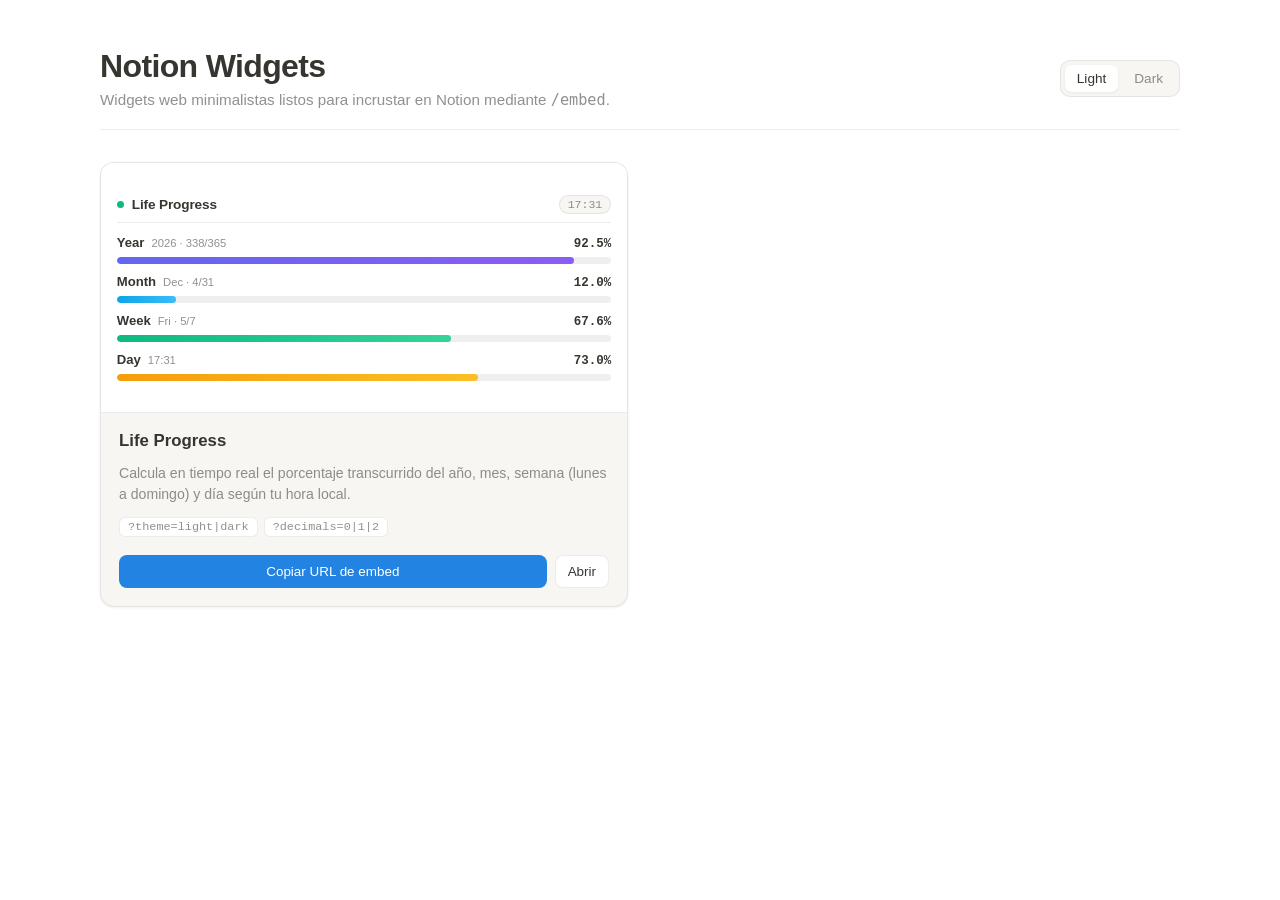
<file: index.html>
<!DOCTYPE html>
<html lang="es">
<head>
  <meta charset="UTF-8" />
  <meta name="viewport" content="width=device-width, initial-scale=1.0" />
  <title>Notion Widgets — Galería</title>
  <link rel="stylesheet" href="./shared/theme.css" />
  <script src="./shared/theme.js"></script>
  <style>
    body {
      min-height: 100vh;
      padding: clamp(20px, 4vw, 48px) clamp(16px, 4vw, 32px);
    }

    .container {
      max-width: 1080px;
      margin: 0 auto;
      display: flex;
      flex-direction: column;
      gap: 32px;
    }

    .hero {
      display: flex;
      flex-wrap: wrap;
      align-items: center;
      justify-content: space-between;
      gap: 16px;
      padding-bottom: 20px;
      border-bottom: 1px solid var(--border-color);
    }

    .hero-text h1 {
      margin: 0 0 6px;
      font-size: clamp(1.5rem, 3vw, 2rem);
      font-weight: 700;
      letter-spacing: -0.02em;
    }

    .hero-text p {
      margin: 0;
      color: var(--text-muted);
      font-size: 0.95rem;
    }

    .theme-switch {
      display: inline-flex;
      background: var(--surface-color);
      border: 1px solid var(--border-color);
      border-radius: 10px;
      padding: 4px;
      gap: 4px;
    }

    .theme-btn {
      appearance: none;
      border: 0;
      background: transparent;
      color: var(--text-muted);
      font-family: inherit;
      font-size: 0.85rem;
      font-weight: 500;
      padding: 6px 12px;
      border-radius: 7px;
      cursor: pointer;
      transition: background-color 0.15s ease, color 0.15s ease;
    }

    .theme-btn.active {
      background: var(--bg-color);
      color: var(--text-color);
      box-shadow: var(--shadow-subtle);
    }

    .gallery-grid {
      display: grid;
      grid-template-columns: repeat(auto-fill, minmax(min(100%, 360px), 1fr));
      gap: 24px;
    }

    .widget-card {
      background: var(--surface-color);
      border: 1px solid var(--border-color);
      border-radius: 14px;
      overflow: hidden;
      display: flex;
      flex-direction: column;
      box-shadow: var(--shadow-subtle);
    }

    .widget-preview {
      background: var(--bg-color);
      border-bottom: 1px solid var(--border-color);
      height: 250px;
    }

    .widget-preview iframe {
      width: 100%;
      height: 100%;
      border: 0;
      display: block;
    }

    .widget-info {
      padding: 18px;
      display: flex;
      flex-direction: column;
      gap: 12px;
      flex: 1;
    }

    .widget-info h2 {
      margin: 0;
      font-size: 1.05rem;
      font-weight: 600;
    }

    .widget-info p {
      margin: 0;
      font-size: 0.88rem;
      line-height: 1.5;
      color: var(--text-muted);
    }

    .widget-tags {
      display: flex;
      flex-wrap: wrap;
      gap: 6px;
    }

    .tag {
      font-family: var(--font-mono);
      font-size: 0.74rem;
      padding: 2px 8px;
      border-radius: 6px;
      background: var(--bg-color);
      border: 1px solid var(--border-color);
      color: var(--text-muted);
    }

    .widget-actions {
      margin-top: auto;
      display: flex;
      gap: 8px;
      padding-top: 6px;
    }

    .btn {
      appearance: none;
      border: 1px solid var(--border-color);
      background: var(--bg-color);
      color: var(--text-color);
      font-family: inherit;
      font-size: 0.84rem;
      font-weight: 500;
      padding: 8px 12px;
      border-radius: 8px;
      cursor: pointer;
      text-decoration: none;
      display: inline-flex;
      align-items: center;
      justify-content: center;
      transition: background-color 0.15s ease, border-color 0.15s ease;
    }

    .btn:hover {
      background: var(--surface-hover);
    }

    .btn-primary {
      flex: 1;
      background: var(--accent-color);
      border-color: transparent;
      color: #ffffff;
    }

    .btn-primary:hover {
      filter: brightness(1.06);
      background: var(--accent-color);
    }
  </style>
</head>
<body>
  <div class="container">
    <header class="hero">
      <div class="hero-text">
        <h1>Notion Widgets</h1>
        <p>Widgets web minimalistas listos para incrustar en Notion mediante <code>/embed</code>.</p>
      </div>
      <div class="theme-switch" role="group" aria-label="Tema de previsualización">
        <button type="button" class="theme-btn" data-theme-choice="light">Light</button>
        <button type="button" class="theme-btn" data-theme-choice="dark">Dark</button>
      </div>
    </header>

    <main class="gallery-grid" id="gallery-grid">
      <!-- Widget: life-progress -->
      <article class="widget-card" data-widget-path="./widgets/life-progress/">
        <div class="widget-preview">
          <iframe
            src="./widgets/life-progress/?theme=light"
            title="Vista previa de Life Progress"
            loading="lazy"
          ></iframe>
        </div>
        <div class="widget-info">
          <h2>Life Progress</h2>
          <p>
            Calcula en tiempo real el porcentaje transcurrido del año, mes, semana (lunes a domingo) y día según tu hora local.
          </p>
          <div class="widget-tags">
            <span class="tag">?theme=light|dark</span>
            <span class="tag">?decimals=0|1|2</span>
          </div>
          <div class="widget-actions">
            <button type="button" class="btn btn-primary copy-url-btn">Copiar URL de embed</button>
            <a class="btn open-widget-link" href="./widgets/life-progress/?theme=light" target="_blank" rel="noopener noreferrer">Abrir</a>
          </div>
        </div>
      </article>
    </main>
  </div>

  <script>
    (function () {
      let currentTheme = window.NotionTheme ? window.NotionTheme.getActiveTheme() : "light";
      const themeButtons = document.querySelectorAll("[data-theme-choice]");
      const cards = document.querySelectorAll(".widget-card");

      function syncTheme(theme) {
        currentTheme = theme;
        if (window.NotionTheme) {
          window.NotionTheme.applyTheme(theme);
        }

        themeButtons.forEach((btn) => {
          btn.classList.toggle("active", btn.dataset.themeChoice === theme);
        });

        cards.forEach((card) => {
          const basePath = card.dataset.widgetPath;
          const targetUrl = `${basePath}?theme=${theme}`;
          const iframe = card.querySelector("iframe");
          const openLink = card.querySelector(".open-widget-link");
          if (iframe) iframe.src = targetUrl;
          if (openLink) openLink.href = targetUrl;
        });
      }

      themeButtons.forEach((btn) => {
        btn.addEventListener("click", () => syncTheme(btn.dataset.themeChoice));
      });

      document.querySelectorAll(".copy-url-btn").forEach((btn) => {
        btn.addEventListener("click", async () => {
          const card = btn.closest(".widget-card");
          const basePath = card.dataset.widgetPath;
          const absoluteUrl = new URL(`${basePath}?theme=${currentTheme}`, window.location.href).href;

          try {
            await navigator.clipboard.writeText(absoluteUrl);
            const original = btn.textContent;
            btn.textContent = "¡URL copiada!";
            setTimeout(() => {
              btn.textContent = original;
            }, 1800);
          } catch {
            window.prompt("Copia esta URL para Notion:", absoluteUrl);
          }
        });
      });

      syncTheme(currentTheme);
    })();
  </script>
</body>
</html>
</file>
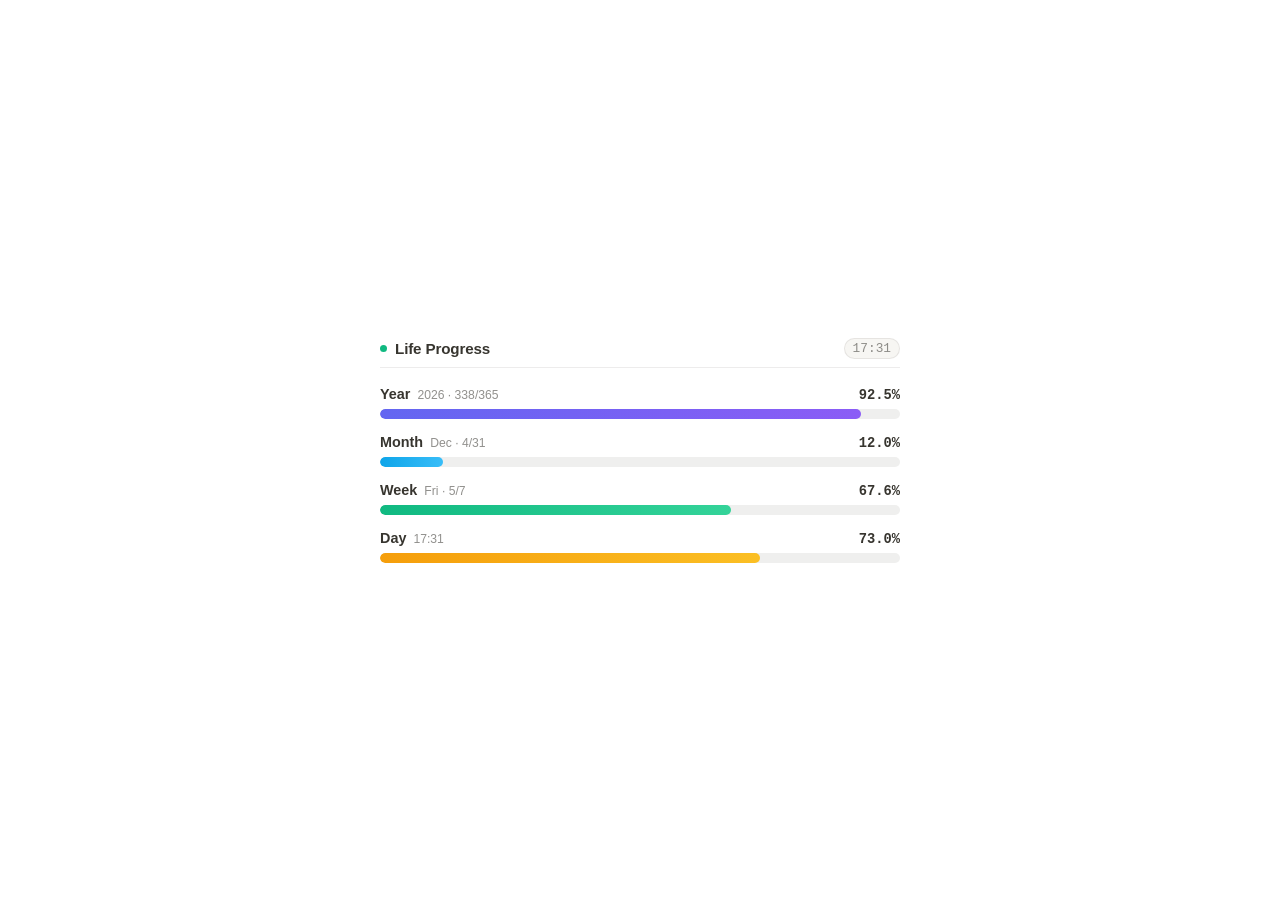
<file: widgets/life-progress/index.html>
<!DOCTYPE html>
<html lang="en">
<head>
  <meta charset="UTF-8" />
  <meta name="viewport" content="width=device-width, initial-scale=1.0" />
  <title>Life Progress — Notion Widget</title>
  <link rel="stylesheet" href="../../shared/theme.css" />
  <link rel="stylesheet" href="./style.css" />
  <script src="../../shared/theme.js"></script>
</head>
<body>
  <main class="widget" aria-label="Life Progress">
    <header class="widget-header">
      <div class="title-group">
        <span class="live-dot" aria-hidden="true"></span>
        <h1 class="widget-title" id="widget-title">Life Progress</h1>
      </div>
      <time class="current-time" id="current-time" aria-live="polite">--:--</time>
    </header>

    <section class="progress-list" aria-label="Time elapsed">
      <article class="progress-item" data-unit="year">
        <div class="item-meta">
          <div class="item-label-group">
            <span class="item-label">Year</span>
            <span class="item-detail" id="detail-year"></span>
          </div>
          <span class="item-percent" id="percent-year">0.0%</span>
        </div>
        <div class="progress-track" role="progressbar" aria-label="Year progress" aria-valuemin="0" aria-valuemax="100" aria-valuenow="0" id="track-year">
          <div class="progress-fill fill-year" id="fill-year"></div>
        </div>
      </article>

      <article class="progress-item" data-unit="month">
        <div class="item-meta">
          <div class="item-label-group">
            <span class="item-label">Month</span>
            <span class="item-detail" id="detail-month"></span>
          </div>
          <span class="item-percent" id="percent-month">0.0%</span>
        </div>
        <div class="progress-track" role="progressbar" aria-label="Month progress" aria-valuemin="0" aria-valuemax="100" aria-valuenow="0" id="track-month">
          <div class="progress-fill fill-month" id="fill-month"></div>
        </div>
      </article>

      <article class="progress-item" data-unit="week">
        <div class="item-meta">
          <div class="item-label-group">
            <span class="item-label">Week</span>
            <span class="item-detail" id="detail-week"></span>
          </div>
          <span class="item-percent" id="percent-week">0.0%</span>
        </div>
        <div class="progress-track" role="progressbar" aria-label="Week progress" aria-valuemin="0" aria-valuemax="100" aria-valuenow="0" id="track-week">
          <div class="progress-fill fill-week" id="fill-week"></div>
        </div>
      </article>

      <article class="progress-item" data-unit="day">
        <div class="item-meta">
          <div class="item-label-group">
            <span class="item-label">Day</span>
            <span class="item-detail" id="detail-day"></span>
          </div>
          <span class="item-percent" id="percent-day">0.0%</span>
        </div>
        <div class="progress-track" role="progressbar" aria-label="Day progress" aria-valuemin="0" aria-valuemax="100" aria-valuenow="0" id="track-day">
          <div class="progress-fill fill-day" id="fill-day"></div>
        </div>
      </article>
    </section>
  </main>

  <script src="./script.js"></script>
</body>
</html>
</file>
<file: shared/theme.css>
/* ==========================================================================
   Notion Widgets — Shared Theme Variables & Base Styles
   Matches Notion's native Light (#ffffff) and Dark (#191919) canvases.
   ========================================================================== */

:root {
  --bg-color: #ffffff;
  --text-color: #37352f;
  --text-muted: rgba(55, 53, 47, 0.55);
  --surface-color: #f7f6f3;
  --surface-hover: #efeeea;
  --border-color: rgba(55, 53, 47, 0.09);
  --track-bg: rgba(55, 53, 47, 0.08);
  --accent-color: #2383e2;
  --accent-soft: rgba(35, 131, 226, 0.14);
  --shadow-subtle: 0 1px 3px rgba(15, 15, 15, 0.06);

  --font-sans: -apple-system, BlinkMacSystemFont, "Segoe UI", Helvetica, "Apple Color Emoji", Arial, sans-serif;
  --font-mono: ui-monospace, SFMono-Regular, Menlo, Monaco, Consolas, "Liberation Mono", monospace;
}

@media (prefers-color-scheme: dark) {
  :root:not([data-theme="light"]) {
    --bg-color: #191919;
    --text-color: rgba(255, 255, 255, 0.9);
    --text-muted: rgba(255, 255, 255, 0.48);
    --surface-color: #202020;
    --surface-hover: #2a2a2a;
    --border-color: rgba(255, 255, 255, 0.09);
    --track-bg: rgba(255, 255, 255, 0.09);
    --accent-color: #529cca;
    --accent-soft: rgba(82, 156, 202, 0.18);
    --shadow-subtle: 0 1px 3px rgba(0, 0, 0, 0.25);
  }
}

[data-theme="dark"] {
  --bg-color: #191919;
  --text-color: rgba(255, 255, 255, 0.9);
  --text-muted: rgba(255, 255, 255, 0.48);
  --surface-color: #202020;
  --surface-hover: #2a2a2a;
  --border-color: rgba(255, 255, 255, 0.09);
  --track-bg: rgba(255, 255, 255, 0.09);
  --accent-color: #529cca;
  --accent-soft: rgba(82, 156, 202, 0.18);
  --shadow-subtle: 0 1px 3px rgba(0, 0, 0, 0.25);
}

[data-theme="light"] {
  --bg-color: #ffffff;
  --text-color: #37352f;
  --text-muted: rgba(55, 53, 47, 0.55);
  --surface-color: #f7f6f3;
  --surface-hover: #efeeea;
  --border-color: rgba(55, 53, 47, 0.09);
  --track-bg: rgba(55, 53, 47, 0.08);
  --accent-color: #2383e2;
  --accent-soft: rgba(35, 131, 226, 0.14);
  --shadow-subtle: 0 1px 3px rgba(15, 15, 15, 0.06);
}

*,
*::before,
*::after {
  box-sizing: border-box;
}

html,
body {
  margin: 0;
  padding: 0;
  background-color: var(--bg-color);
  color: var(--text-color);
  font-family: var(--font-sans);
  -webkit-font-smoothing: antialiased;
  -moz-osx-font-smoothing: grayscale;
  transition: background-color 0.2s ease, color 0.2s ease;
}
</file>
<file: widgets/life-progress/style.css>
/* ==========================================================================
   Life Progress Widget — Styles
   ========================================================================== */

:root {
  --fill-year: linear-gradient(90deg, #6366f1, #8b5cf6);
  --fill-month: linear-gradient(90deg, #0ea5e9, #38bdf8);
  --fill-week: linear-gradient(90deg, #10b981, #34d399);
  --fill-day: linear-gradient(90deg, #f59e0b, #fbbf24);
  --pulse-color: #10b981;
}

html,
body {
  width: 100%;
  height: 100%;
  overflow: hidden;
}

body {
  display: flex;
  align-items: center;
  justify-content: center;
  padding: clamp(10px, 3vw, 20px);
}

.widget {
  width: 100%;
  max-width: 520px;
  display: flex;
  flex-direction: column;
  gap: clamp(12px, 3vh, 18px);
}

/* Header */
.widget-header {
  display: flex;
  align-items: center;
  justify-content: space-between;
  gap: 8px;
  padding-bottom: 8px;
  border-bottom: 1px solid var(--border-color);
}

.title-group {
  display: flex;
  align-items: center;
  gap: 8px;
  min-width: 0;
}

.live-dot {
  width: 7px;
  height: 7px;
  border-radius: 50%;
  background-color: var(--pulse-color);
  flex-shrink: 0;
  box-shadow: 0 0 0 0 rgba(16, 185, 129, 0.5);
  animation: pulse 2.4s infinite;
}

@keyframes pulse {
  0% {
    box-shadow: 0 0 0 0 rgba(16, 185, 129, 0.45);
  }
  70% {
    box-shadow: 0 0 0 6px rgba(16, 185, 129, 0);
  }
  100% {
    box-shadow: 0 0 0 0 rgba(16, 185, 129, 0);
  }
}

.widget-title {
  margin: 0;
  font-size: clamp(0.85rem, 2.2vw, 0.95rem);
  font-weight: 600;
  letter-spacing: -0.01em;
  color: var(--text-color);
  white-space: nowrap;
  overflow: hidden;
  text-overflow: ellipsis;
}

.current-time {
  font-family: var(--font-mono);
  font-size: clamp(0.72rem, 1.9vw, 0.8rem);
  font-variant-numeric: tabular-nums;
  color: var(--text-muted);
  background: var(--surface-color);
  border: 1px solid var(--border-color);
  padding: 2px 8px;
  border-radius: 999px;
  flex-shrink: 0;
}

/* Progress List */
.progress-list {
  display: flex;
  flex-direction: column;
  gap: clamp(10px, 2.4vh, 15px);
}

.progress-item {
  display: flex;
  flex-direction: column;
  gap: 6px;
}

.item-meta {
  display: flex;
  align-items: baseline;
  justify-content: space-between;
  gap: 10px;
}

.item-label-group {
  display: flex;
  align-items: baseline;
  gap: 7px;
  min-width: 0;
}

.item-label {
  font-size: clamp(0.82rem, 2vw, 0.9rem);
  font-weight: 600;
  color: var(--text-color);
}

.item-detail {
  font-size: clamp(0.7rem, 1.7vw, 0.76rem);
  color: var(--text-muted);
  white-space: nowrap;
  overflow: hidden;
  text-overflow: ellipsis;
}

.item-percent {
  font-family: var(--font-mono);
  font-size: clamp(0.78rem, 2vw, 0.86rem);
  font-weight: 600;
  font-variant-numeric: tabular-nums;
  color: var(--text-color);
  flex-shrink: 0;
}

/* Track & Fill */
.progress-track {
  position: relative;
  width: 100%;
  height: clamp(7px, 1.5vh, 10px);
  background-color: var(--track-bg);
  border-radius: 999px;
  overflow: hidden;
}

.progress-fill {
  height: 100%;
  width: 0%;
  border-radius: 999px;
  transition: width 0.6s cubic-bezier(0.22, 1, 0.36, 1), filter 0.2s ease;
}

.progress-item:hover .progress-fill {
  filter: brightness(1.08);
}

.fill-year {
  background: var(--fill-year);
}

.fill-month {
  background: var(--fill-month);
}

.fill-week {
  background: var(--fill-week);
}

.fill-day {
  background: var(--fill-day);
}

/* Compact adaptation for very small Notion blocks */
@media (max-height: 210px) {
  .widget-header {
    display: none;
  }

  .progress-list {
    gap: 8px;
  }

  .progress-item {
    gap: 4px;
  }
}

@media (max-width: 260px) {
  .item-detail {
    display: none;
  }
}

@media (prefers-reduced-motion: reduce) {
  .live-dot {
    animation: none;
  }

  .progress-fill {
    transition: none;
  }
}
</file>
